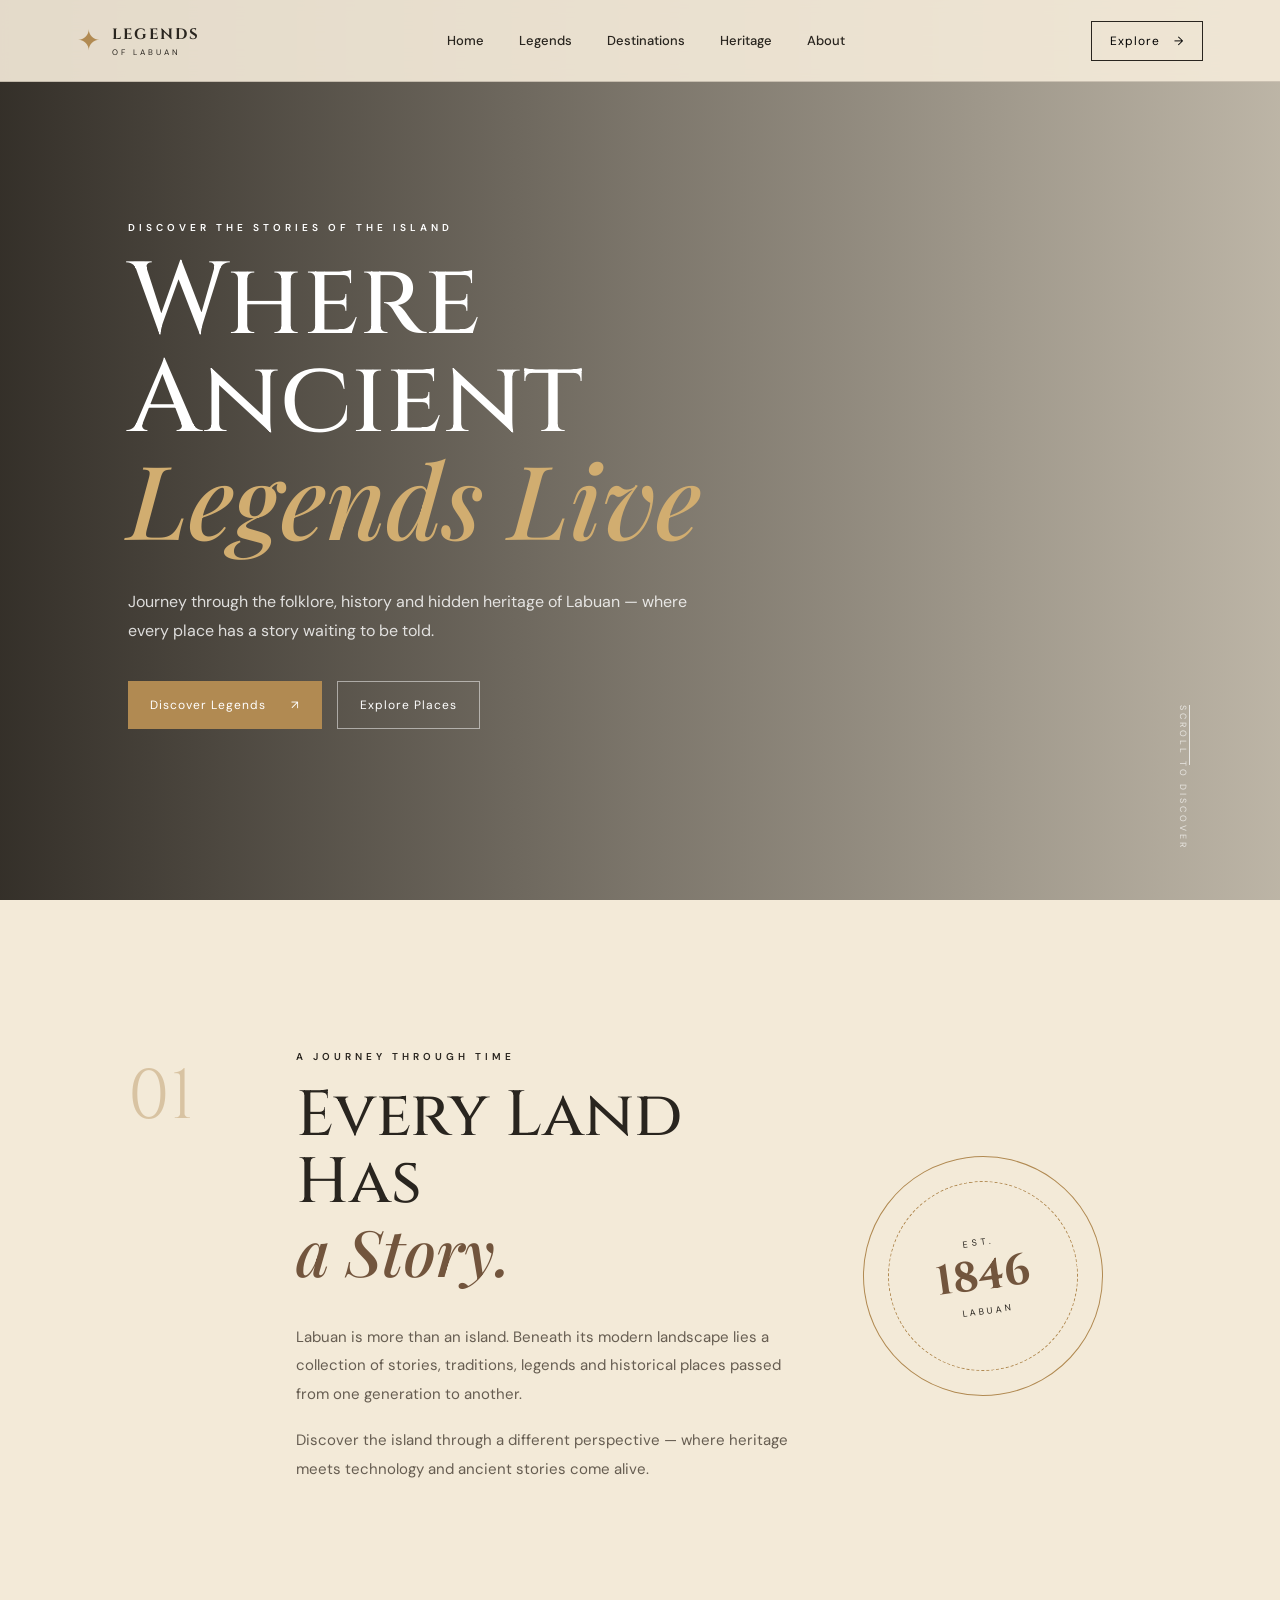
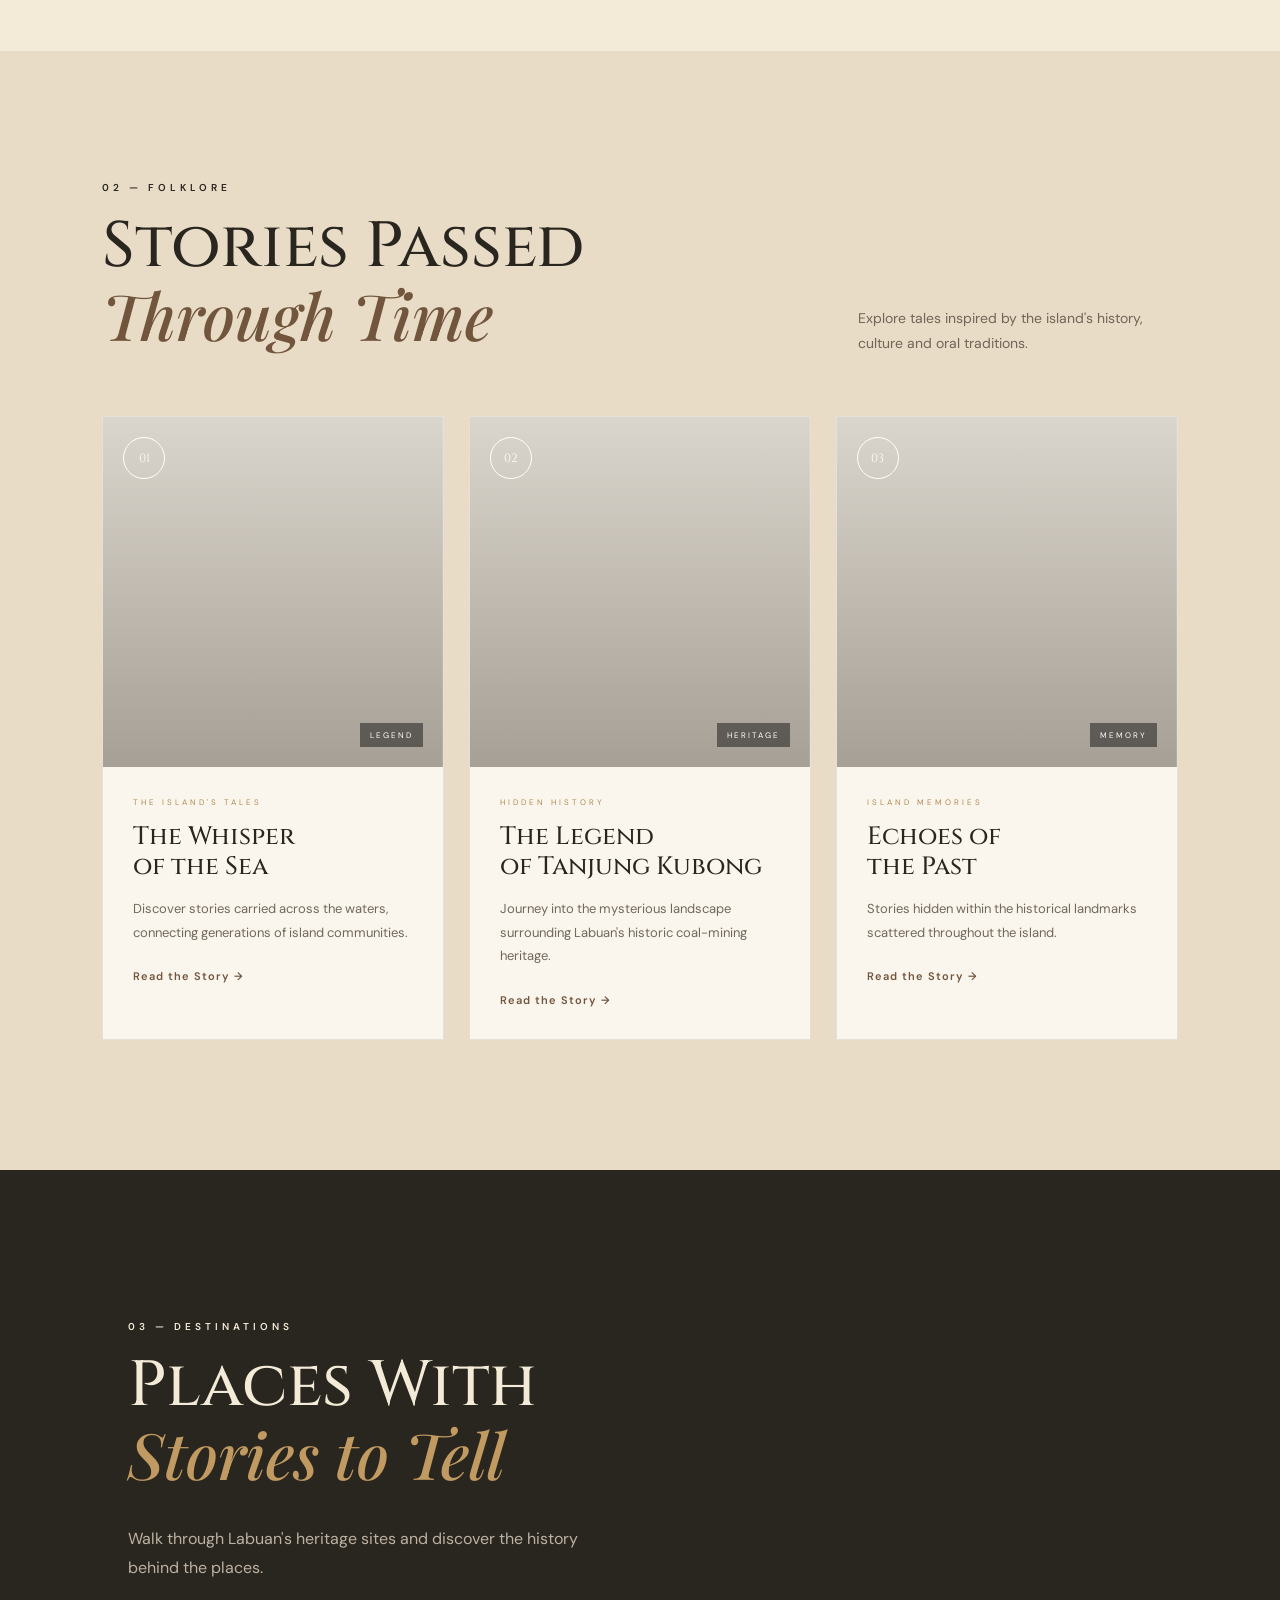
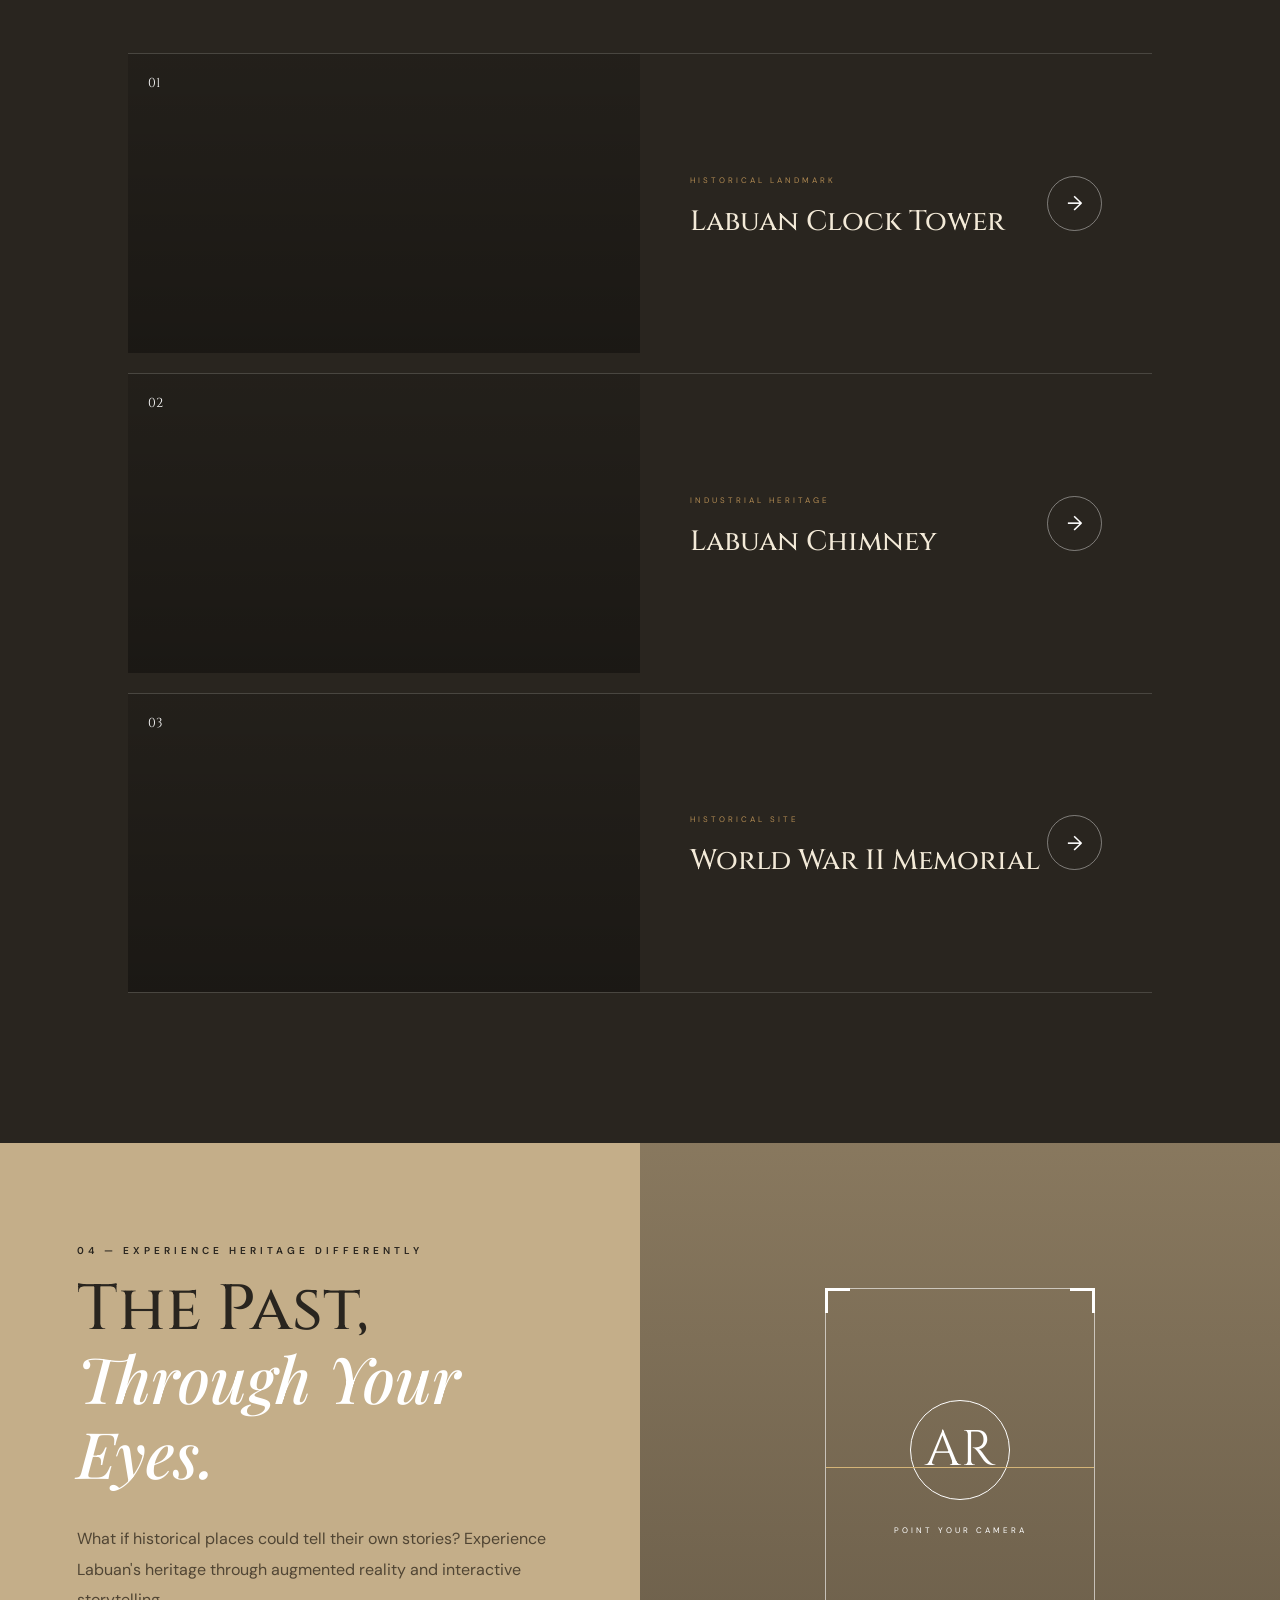
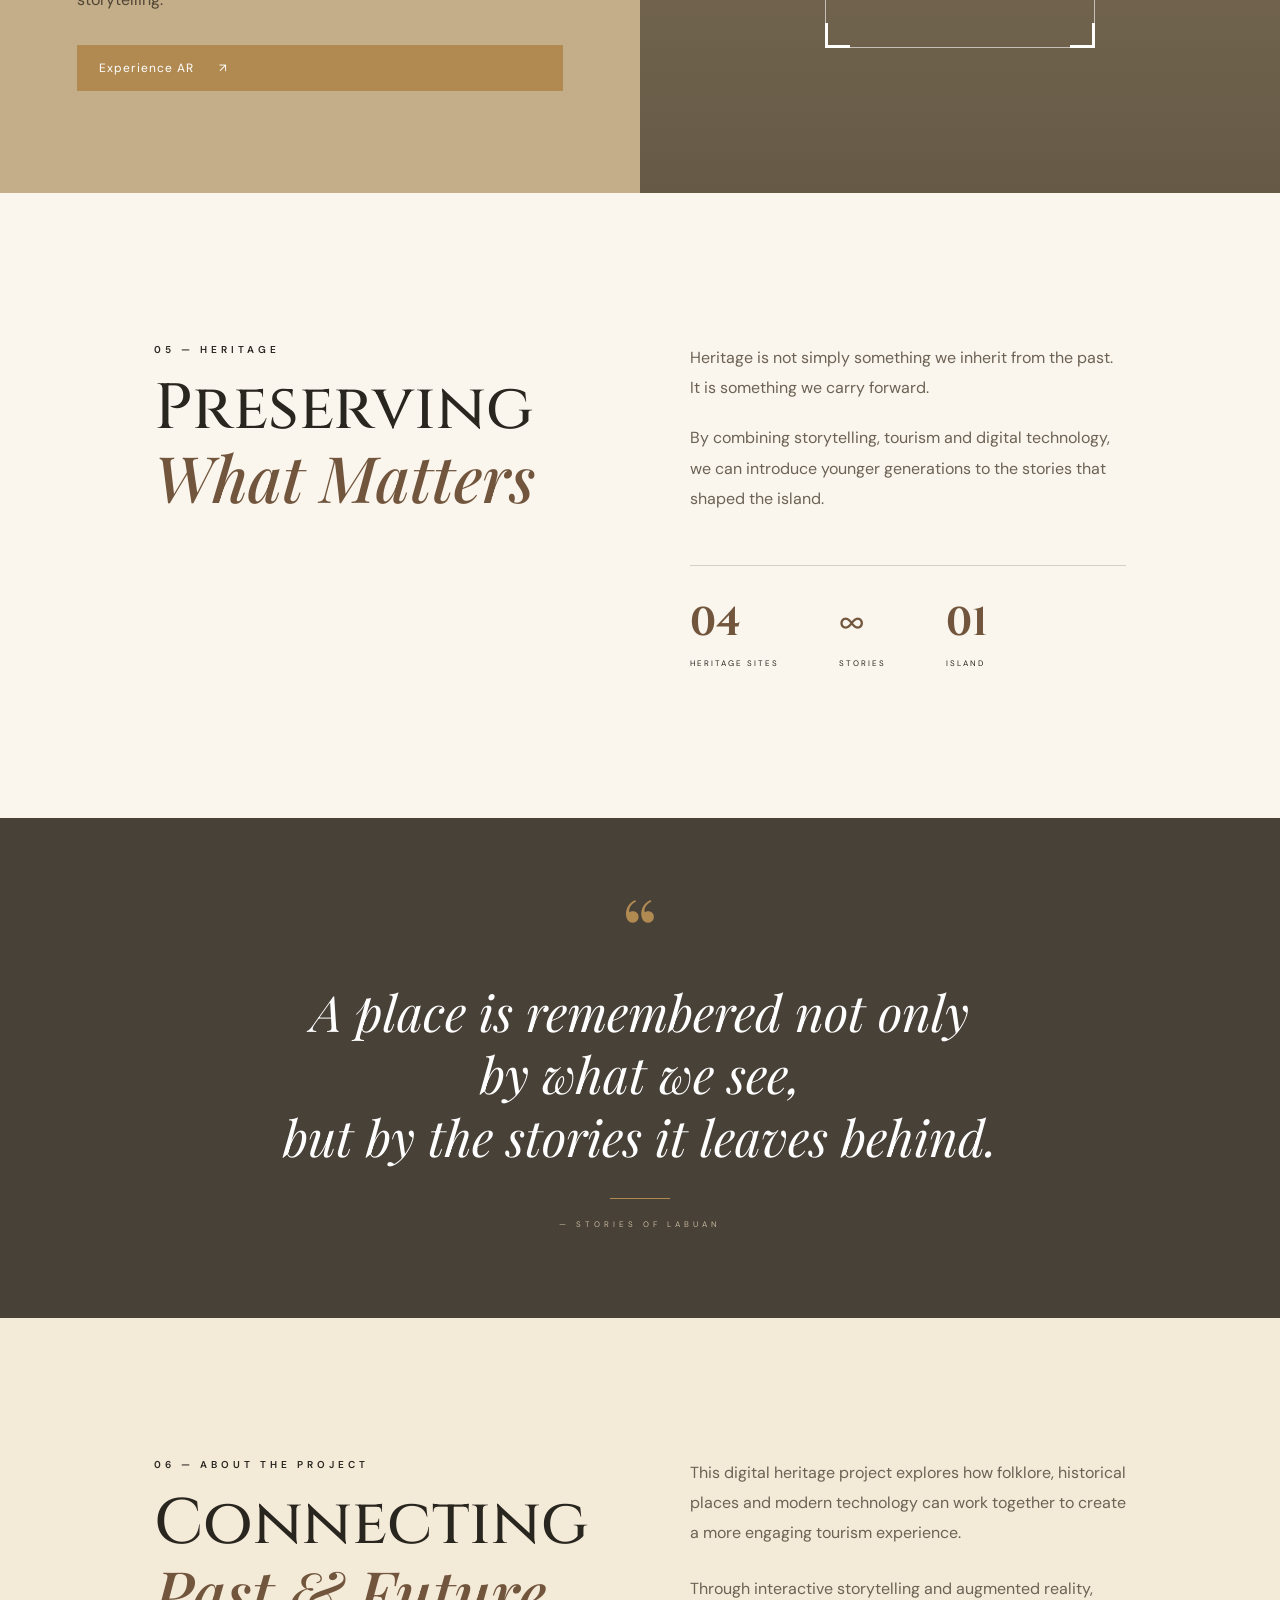
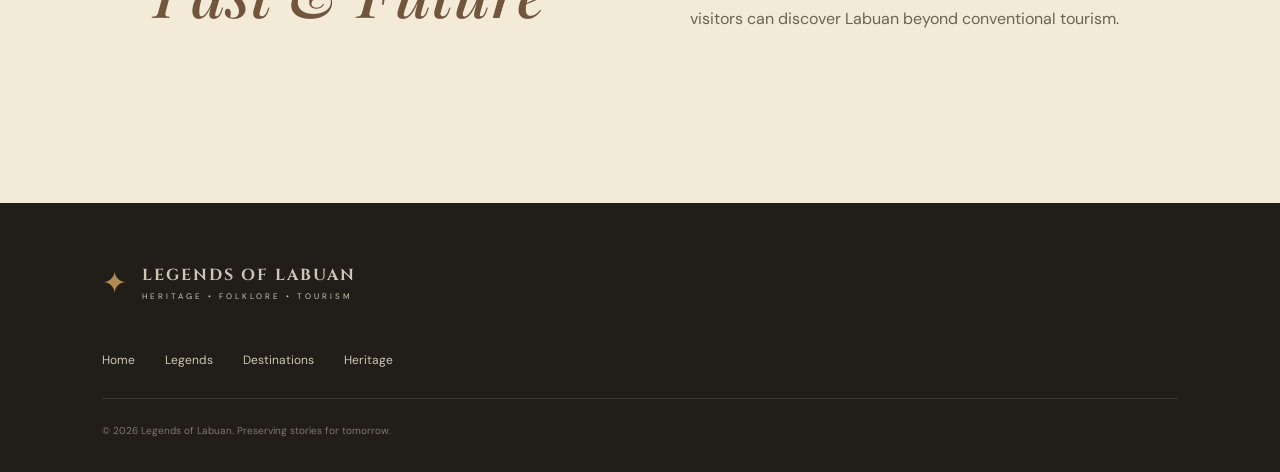
<file: index.html>
<!DOCTYPE html>
<html lang="en">
<head>
    <meta charset="UTF-8">
    <meta name="viewport" content="width=device-width, initial-scale=1.0">

    <title>Legends of Labuan | Heritage & Folklore</title>

    <link rel="preconnect" href="https://fonts.googleapis.com">
    <link rel="preconnect" href="https://fonts.gstatic.com" crossorigin>

    <link href="https://fonts.googleapis.com/css2?family=Cinzel:wght@400;500;600;700&family=DM+Sans:wght@300;400;500;600&family=Playfair+Display:ital,wght@0,400;0,500;1,400&display=swap" rel="stylesheet">

    <link rel="stylesheet" href="style.css">
</head>

<body>

<!-- ================= NAVIGATION ================= -->

<header class="navbar">

    <div class="logo">
        <span class="logo-symbol">✦</span>
        <div>
            <strong>LEGENDS</strong>
            <small>OF LABUAN</small>
        </div>
    </div>

    <nav>
        <a href="#home">Home</a>
        <a href="#legends">Legends</a>
        <a href="#destinations">Destinations</a>
        <a href="#heritage">Heritage</a>
        <a href="#about">About</a>
    </nav>

    <button class="explore-btn" onclick="scrollToSection('legends')">
        Explore
        <span>→</span>
    </button>

    <button class="menu-btn" onclick="toggleMenu()">☰</button>

</header>


<!-- ================= HERO ================= -->

<section id="home" class="hero">

    <div class="hero-overlay"></div>

    <div class="hero-content">

        <p class="eyebrow">
            DISCOVER THE STORIES OF THE ISLAND
        </p>

        <h1>
            Where Ancient<br>
            <span>Legends Live</span>
        </h1>

        <p class="hero-description">
            Journey through the folklore, history and hidden heritage
            of Labuan — where every place has a story waiting to be told.
        </p>

        <div class="hero-buttons">

            <button class="primary-btn" onclick="scrollToSection('legends')">
                Discover Legends
                <span>↗</span>
            </button>

            <button class="secondary-btn" onclick="scrollToSection('destinations')">
                Explore Places
            </button>

        </div>

    </div>

    <div class="scroll-indicator">
        <span></span>
        SCROLL TO DISCOVER
    </div>

</section>


<!-- ================= INTRO ================= -->

<section class="intro">

    <div class="section-number">01</div>

    <div class="intro-content">

        <p class="eyebrow">A JOURNEY THROUGH TIME</p>

        <h2>
            Every Land Has<br>
            <em>a Story.</em>
        </h2>

        <p>
            Labuan is more than an island. Beneath its modern landscape
            lies a collection of stories, traditions, legends and historical
            places passed from one generation to another.
        </p>

        <p>
            Discover the island through a different perspective —
            where heritage meets technology and ancient stories come alive.
        </p>

    </div>

    <div class="intro-decoration">
        <div class="circle"></div>
        <span>EST.</span>
        <strong>1846</strong>
        <small>LABUAN</small>
    </div>

</section>


<!-- ================= LEGENDS ================= -->

<section id="legends" class="legends-section">

    <div class="section-header">

        <div>
            <p class="eyebrow">02 — FOLKLORE</p>

            <h2>
                Stories Passed<br>
                <em>Through Time</em>
            </h2>
        </div>

        <p class="section-intro">
            Explore tales inspired by the island's history,
            culture and oral traditions.
        </p>

    </div>


    <div class="legend-grid">

        <!-- CARD 1 -->

        <article class="legend-card">

            <div class="card-image legend-one">

                <div class="card-number">01</div>

                <div class="card-tag">
                    LEGEND
                </div>

            </div>

            <div class="card-content">

                <p class="card-category">THE ISLAND'S TALES</p>

                <h3>
                    The Whisper<br>
                    of the Sea
                </h3>

                <p>
                    Discover stories carried across the waters,
                    connecting generations of island communities.
                </p>

                <button onclick="openStory('sea')">
                    Read the Story →
                </button>

            </div>

        </article>


        <!-- CARD 2 -->

        <article class="legend-card featured">

            <div class="card-image legend-two">

                <div class="card-number">02</div>

                <div class="card-tag">
                    HERITAGE
                </div>

            </div>

            <div class="card-content">

                <p class="card-category">HIDDEN HISTORY</p>

                <h3>
                    The Legend<br>
                    of Tanjung Kubong
                </h3>

                <p>
                    Journey into the mysterious landscape surrounding
                    Labuan's historic coal-mining heritage.
                </p>

                <button onclick="openStory('kubong')">
                    Read the Story →
                </button>

            </div>

        </article>


        <!-- CARD 3 -->

        <article class="legend-card">

            <div class="card-image legend-three">

                <div class="card-number">03</div>

                <div class="card-tag">
                    MEMORY
                </div>

            </div>

            <div class="card-content">

                <p class="card-category">ISLAND MEMORIES</p>

                <h3>
                    Echoes of<br>
                    the Past
                </h3>

                <p>
                    Stories hidden within the historical landmarks
                    scattered throughout the island.
                </p>

                <button onclick="openStory('echoes')">
                    Read the Story →
                </button>

            </div>

        </article>

    </div>

</section>


<!-- ================= DESTINATIONS ================= -->

<section id="destinations" class="destinations">

    <div class="destination-heading">

        <p class="eyebrow">03 — DESTINATIONS</p>

        <h2>
            Places With<br>
            <em>Stories to Tell</em>
        </h2>

        <p>
            Walk through Labuan's heritage sites and discover
            the history behind the places.
        </p>

    </div>


    <div class="destination-list">

        <article class="destination">

            <div class="destination-image image-clock">
                <span>01</span>
            </div>

            <div class="destination-info">

                <div>
                    <small>HISTORICAL LANDMARK</small>
                    <h3>Labuan Clock Tower</h3>
                </div>

                <button onclick="showPlace('clock')">
                    →
                </button>

            </div>

        </article>


        <article class="destination">

            <div class="destination-image image-chimney">
                <span>02</span>
            </div>

            <div class="destination-info">

                <div>
                    <small>INDUSTRIAL HERITAGE</small>
                    <h3>Labuan Chimney</h3>
                </div>

                <button onclick="showPlace('chimney')">
                    →
                </button>

            </div>

        </article>


        <article class="destination">

            <div class="destination-image image-memorial">
                <span>03</span>
            </div>

            <div class="destination-info">

                <div>
                    <small>HISTORICAL SITE</small>
                    <h3>World War II Memorial</h3>
                </div>

                <button onclick="showPlace('memorial')">
                    →
                </button>

            </div>

        </article>

    </div>

</section>


<!-- ================= AR EXPERIENCE ================= -->

<section class="ar-section">

    <div class="ar-content">

        <p class="eyebrow">04 — EXPERIENCE HERITAGE DIFFERENTLY</p>

        <h2>
            The Past,<br>
            <em>Through Your Eyes.</em>
        </h2>

        <p>
            What if historical places could tell their own stories?
            Experience Labuan's heritage through augmented reality
            and interactive storytelling.
        </p>

       <a href="https://shimmering-basbousa-8eaaf2.netlify.app/"
   			target="_blank"
   			rel="noopener noreferrer"
   			class="primary-btn">
   			Experience AR
    <span>↗</span>
	</a>

    </div>

    <div class="ar-visual">

        <div class="ar-frame">

            <div class="scan-line"></div>

            <span class="ar-corner top-left"></span>
            <span class="ar-corner top-right"></span>
            <span class="ar-corner bottom-left"></span>
            <span class="ar-corner bottom-right"></span>

            <div class="ar-icon">
                AR
            </div>

            <p>POINT YOUR CAMERA</p>

        </div>

    </div>

</section>


<!-- ================= HERITAGE ================= -->

<section id="heritage" class="heritage">

    <div class="heritage-title">

        <p class="eyebrow">05 — HERITAGE</p>

        <h2>
            Preserving<br>
            <em>What Matters</em>
        </h2>

    </div>

    <div class="heritage-text">

        <p>
            Heritage is not simply something we inherit from the past.
            It is something we carry forward.
        </p>

        <p>
            By combining storytelling, tourism and digital technology,
            we can introduce younger generations to the stories that
            shaped the island.
        </p>

        <div class="heritage-stats">

            <div>
                <strong>04</strong>
                <span>HERITAGE SITES</span>
            </div>

            <div>
                <strong>∞</strong>
                <span>STORIES</span>
            </div>

            <div>
                <strong>01</strong>
                <span>ISLAND</span>
            </div>

        </div>

    </div>

</section>


<!-- ================= QUOTE ================= -->

<section class="quote-section">

    <div class="quote-mark">“</div>

    <blockquote>
        A place is remembered not only<br>
        by what we see,<br>
        but by the stories it leaves behind.
    </blockquote>

    <div class="quote-line"></div>

    <p>— STORIES OF LABUAN</p>

</section>


<!-- ================= ABOUT ================= -->

<section id="about" class="about">

    <div>

        <p class="eyebrow">06 — ABOUT THE PROJECT</p>

        <h2>
            Connecting<br>
            <em>Past & Future</em>
        </h2>

    </div>

    <div class="about-text">

        <p>
            This digital heritage project explores how folklore,
            historical places and modern technology can work together
            to create a more engaging tourism experience.
        </p>

        <p>
            Through interactive storytelling and augmented reality,
            visitors can discover Labuan beyond conventional tourism.
        </p>

    </div>

</section>


<!-- ================= FOOTER ================= -->

<footer>

    <div class="footer-logo">

        <span>✦</span>

        <div>
            <strong>LEGENDS OF LABUAN</strong>
            <small>HERITAGE • FOLKLORE • TOURISM</small>
        </div>

    </div>

    <div class="footer-links">

        <a href="#home">Home</a>
        <a href="#legends">Legends</a>
        <a href="#destinations">Destinations</a>
        <a href="#heritage">Heritage</a>

    </div>

    <p>
        © 2026 Legends of Labuan. Preserving stories for tomorrow.
    </p>

</footer>


<!-- ================= STORY MODAL ================= -->

<div id="storyModal" class="modal">

    <div class="modal-content">

        <button class="close-modal" onclick="closeModal()">×</button>

        <p class="eyebrow">FOLKLORE</p>

        <h2 id="modalTitle">
            The Whisper of the Sea
        </h2>

        <div class="modal-divider"></div>

        <p id="modalText">
            Stories have travelled across Labuan's waters for generations,
            carried by fishermen, travellers and families.
        </p>

        <button class="primary-btn" onclick="closeModal()">
            Continue Exploring
        </button>

    </div>

</div>


<script src="script.js"></script>

</body>
</html>
</file>
<file: style.css>
/* =========================================
   GLOBAL
========================================= */

* {
    margin: 0;
    padding: 0;
    box-sizing: border-box;
}

html {
    scroll-behavior: smooth;
}

body {
    background: #f3ead8;
    color: #29251f;
    font-family: "DM Sans", sans-serif;
    overflow-x: hidden;
}

:root {
    --dark: #29251f;
    --brown: #72553d;
    --gold: #b18a52;
    --cream: #f3ead8;
    --light: #faf6ed;
    --line: rgba(41, 37, 31, 0.18);
}

button {
    font-family: inherit;
    cursor: pointer;
}

a {
    text-decoration: none;
    color: inherit;
}


/* =========================================
   NAVBAR
========================================= */

.navbar {
    position: fixed;
    top: 0;
    left: 0;

    width: 100%;
    height: 82px;

    display: flex;
    align-items: center;
    justify-content: space-between;

    padding: 0 6%;

    background: rgba(243, 234, 216, 0.92);
    backdrop-filter: blur(15px);

    z-index: 1000;

    border-bottom: 1px solid var(--line);
}

.logo {
    display: flex;
    align-items: center;
    gap: 12px;
}

.logo-symbol {
    font-size: 28px;
    color: var(--gold);
}

.logo strong {
    display: block;

    font-family: "Cinzel", serif;
    font-size: 15px;
    letter-spacing: 2px;
}

.logo small {
    display: block;

    font-size: 8px;
    letter-spacing: 3px;
    margin-top: 2px;
}

.navbar nav {
    display: flex;
    gap: 35px;
}

.navbar nav a {
    position: relative;

    font-size: 13px;
    font-weight: 500;
}

.navbar nav a::after {
    content: "";

    position: absolute;
    bottom: -7px;
    left: 0;

    width: 0;
    height: 1px;

    background: var(--gold);

    transition: 0.3s;
}

.navbar nav a:hover::after {
    width: 100%;
}

.explore-btn {
    padding: 11px 18px;

    background: transparent;
    border: 1px solid var(--dark);

    font-size: 12px;
    letter-spacing: 1px;

    transition: 0.3s;
}

.explore-btn span {
    margin-left: 10px;
}

.explore-btn:hover {
    background: var(--dark);
    color: var(--cream);
}

.menu-btn {
    display: none;

    border: none;
    background: none;

    font-size: 24px;
}


/* =========================================
   HERO
========================================= */

.hero {
    position: relative;

    min-height: 100vh;

    display: flex;
    align-items: center;

    padding: 130px 10% 80px;

    background:
        linear-gradient(
            90deg,
            rgba(26, 22, 17, 0.88),
            rgba(26, 22, 17, 0.55),
            rgba(26, 22, 17, 0.25)
        ),
        url("https://images.unsplash.com/photo-1500534623283-312aade485b7?auto=format&fit=crop&w=2000&q=85");

    background-size: cover;
    background-position: center;
    background-attachment: fixed;

    color: white;
}

.hero-content {
    position: relative;
    max-width: 760px;

    z-index: 2;

    animation: heroReveal 1.2s ease;
}

@keyframes heroReveal {

    from {
        opacity: 0;
        transform: translateY(35px);
    }

    to {
        opacity: 1;
        transform: translateY(0);
    }

}

.eyebrow {
    font-size: 10px;
    letter-spacing: 4px;
    font-weight: 600;

    margin-bottom: 20px;
}

.hero h1 {
    font-family: "Cinzel", serif;

    font-size: clamp(55px, 8vw, 110px);

    line-height: 0.95;

    font-weight: 500;

    margin-bottom: 30px;
}

.hero h1 span {
    color: #d1ad70;
    font-family: "Playfair Display", serif;
    font-style: italic;
}

.hero-description {
    max-width: 560px;

    line-height: 1.8;

    font-size: 16px;

    color: rgba(255,255,255,0.82);

    margin-bottom: 35px;
}

.hero-buttons {
    display: flex;
    gap: 15px;
}

.primary-btn {
    display: inline-flex;
    align-items: center;
    gap: 25px;

    padding: 15px 22px;

    border: none;

    background: var(--gold);
    color: white;

    font-size: 12px;
    letter-spacing: 1px;

    transition: 0.3s;
}

.primary-btn:hover {
    background: #806337;
    transform: translateY(-3px);
}

.secondary-btn {
    padding: 15px 22px;

    background: transparent;

    color: white;

    border: 1px solid rgba(255,255,255,0.5);

    font-size: 12px;
    letter-spacing: 1px;

    transition: 0.3s;
}

.secondary-btn:hover {
    background: white;
    color: var(--dark);
}

.scroll-indicator {
    position: absolute;

    right: 7%;
    bottom: 50px;

    writing-mode: vertical-rl;

    font-size: 9px;
    letter-spacing: 3px;

    opacity: 0.7;
}

.scroll-indicator span {
    display: block;

    width: 1px;
    height: 60px;

    background: white;

    margin-bottom: 15px;
}


/* =========================================
   INTRO
========================================= */

.intro {
    position: relative;

    display: grid;
    grid-template-columns: 0.3fr 1.4fr 0.8fr;

    gap: 60px;

    padding: 150px 10%;

    background: var(--cream);
}

.section-number {
    font-family: "Cinzel", serif;

    font-size: 70px;

    color: var(--gold);

    opacity: 0.4;
}

.intro-content {
    max-width: 600px;
}

.intro-content h2,
.destination-heading h2,
.heritage-title h2,
.about h2 {
    font-family: "Cinzel", serif;

    font-weight: 500;

    font-size: clamp(40px, 5vw, 65px);

    line-height: 1.05;

    margin-bottom: 30px;
}

.intro-content h2 em,
.destination-heading h2 em,
.heritage-title h2 em,
.about h2 em {
    font-family: "Playfair Display", serif;

    color: var(--brown);
}

.intro-content > p:not(.eyebrow) {
    font-size: 15px;

    line-height: 1.9;

    color: #665d51;

    margin-bottom: 18px;
}

.intro-decoration {
    align-self: center;

    width: 240px;
    height: 240px;

    border: 1px solid var(--gold);

    border-radius: 50%;

    display: flex;
    flex-direction: column;

    align-items: center;
    justify-content: center;

    transform: rotate(-8deg);
}

.intro-decoration .circle {
    position: absolute;

    width: 190px;
    height: 190px;

    border: 1px dashed var(--gold);

    border-radius: 50%;
}

.intro-decoration span {
    font-size: 9px;
    letter-spacing: 4px;
}

.intro-decoration strong {
    font-family: "Cinzel", serif;

    font-size: 42px;

    color: var(--brown);
}

.intro-decoration small {
    font-size: 9px;
    letter-spacing: 3px;
}


/* =========================================
   LEGENDS
========================================= */

.legends-section {
    padding: 130px 8%;

    background: #e8dcc6;
}

.section-header {
    display: flex;

    justify-content: space-between;
    align-items: end;

    margin-bottom: 60px;
}

.section-header h2 {
    font-family: "Cinzel", serif;

    font-size: clamp(40px, 5vw, 65px);

    line-height: 1.05;

    font-weight: 500;
}

.section-header h2 em {
    font-family: "Playfair Display", serif;
    color: var(--brown);
}

.section-intro {
    max-width: 320px;

    line-height: 1.8;

    font-size: 14px;

    color: #706557;
}

.legend-grid {
    display: grid;

    grid-template-columns: repeat(3, 1fr);

    gap: 25px;
}

.legend-card {
    background: var(--light);

    transition: 0.5s;

    border: 1px solid rgba(41,37,31,0.1);
}

.legend-card:hover {
    transform: translateY(-10px);
    box-shadow: 0 25px 50px rgba(40,30,20,0.12);
}

.card-image {
    height: 350px;

    position: relative;

    background-size: cover;
    background-position: center;
}

.legend-one {
    background-image:
        linear-gradient(rgba(40,30,20,.15),rgba(40,30,20,.4)),
        url("https://images.unsplash.com/photo-1510414842594-a61c69b5ae57?auto=format&fit=crop&w=1000&q=80");
}

.legend-two {
    background-image:
        linear-gradient(rgba(40,30,20,.15),rgba(40,30,20,.4)),
        url("https://images.unsplash.com/photo-1519681393784-d120267933ba?auto=format&fit=crop&w=1000&q=80");
}

.legend-three {
    background-image:
        linear-gradient(rgba(40,30,20,.15),rgba(40,30,20,.4)),
        url("https://images.unsplash.com/photo-1464822759023-fed622ff2c3b?auto=format&fit=crop&w=1000&q=80");
}

.card-number {
    position: absolute;

    top: 20px;
    left: 20px;

    width: 42px;
    height: 42px;

    border: 1px solid white;

    border-radius: 50%;

    color: white;

    display: flex;
    align-items: center;
    justify-content: center;

    font-family: "Cinzel", serif;
    font-size: 12px;
}

.card-tag {
    position: absolute;

    right: 20px;
    bottom: 20px;

    background: rgba(0,0,0,.45);

    color: white;

    padding: 7px 10px;

    font-size: 8px;

    letter-spacing: 2px;
}

.card-content {
    padding: 30px;
}

.card-category {
    font-size: 8px;

    letter-spacing: 3px;

    color: var(--gold);

    margin-bottom: 15px;
}

.card-content h3 {
    font-family: "Cinzel", serif;

    font-size: 25px;

    line-height: 1.2;

    font-weight: 500;

    margin-bottom: 15px;
}

.card-content p:not(.card-category) {
    color: #71685c;

    font-size: 13px;

    line-height: 1.8;

    margin-bottom: 20px;
}

.card-content button {
    border: none;

    background: none;

    color: var(--brown);

    font-size: 11px;

    font-weight: 600;

    letter-spacing: 1px;
}


/* =========================================
   DESTINATIONS
========================================= */

.destinations {
    padding: 150px 10%;

    background: var(--dark);

    color: var(--cream);
}

.destination-heading {
    max-width: 600px;

    margin-bottom: 70px;
}

.destination-heading h2 {
    color: var(--cream);
}

.destination-heading h2 em {
    color: #c09a60;
}

.destination-heading > p:last-child {
    max-width: 450px;

    color: #bdb2a2;

    line-height: 1.8;
}

.destination-list {
    display: grid;

    gap: 20px;
}

.destination {
    display: grid;

    grid-template-columns: 1fr 1fr;

    min-height: 300px;

    border-top: 1px solid rgba(255,255,255,.15);

    transition: 0.4s;
}

.destination:last-child {
    border-bottom: 1px solid rgba(255,255,255,.15);
}

.destination:hover {
    padding-left: 15px;
}

.destination-image {
    position: relative;

    background-size: cover;
    background-position: center;
}

.image-clock {
    background-image:
        linear-gradient(rgba(0,0,0,.15),rgba(0,0,0,.35)),
        url("https://images.unsplash.com/photo-1564510714747-69c3bc1fab41?auto=format&fit=crop&w=1000&q=80");
}

.image-chimney {
    background-image:
        linear-gradient(rgba(0,0,0,.15),rgba(0,0,0,.35)),
        url("https://images.unsplash.com/photo-1500530855697-b586d89ba3ee?auto=format&fit=crop&w=1000&q=80");
}

.image-memorial {
    background-image:
        linear-gradient(rgba(0,0,0,.15),rgba(0,0,0,.35)),
        url("https://images.unsplash.com/photo-1511497584788-876760111969?auto=format&fit=crop&w=1000&q=80");
}

.destination-image span {
    position: absolute;

    top: 20px;
    left: 20px;

    font-family: "Cinzel", serif;

    font-size: 13px;

    color: white;
}

.destination-info {
    display: flex;

    align-items: center;
    justify-content: space-between;

    padding: 50px;
}

.destination-info small {
    color: var(--gold);

    font-size: 8px;

    letter-spacing: 3px;
}

.destination-info h3 {
    font-family: "Cinzel", serif;

    font-size: 28px;

    font-weight: 500;

    margin-top: 15px;
}

.destination-info button {
    width: 55px;
    height: 55px;

    border-radius: 50%;

    border: 1px solid rgba(255,255,255,.4);

    background: transparent;

    color: white;

    font-size: 20px;

    transition: 0.3s;
}

.destination-info button:hover {
    background: var(--gold);
    border-color: var(--gold);
}


/* =========================================
   AR SECTION
========================================= */

.ar-section {
    display: grid;

    grid-template-columns: 1fr 1fr;

    min-height: 650px;

    background: #c4ae89;
}

.ar-content {
    padding: 100px 12%;

    display: flex;
    flex-direction: column;

    justify-content: center;
}

.ar-content h2 {
    font-family: "Cinzel", serif;

    font-size: clamp(40px, 5vw, 70px);

    font-weight: 500;

    line-height: 1.05;

    margin-bottom: 30px;
}

.ar-content h2 em {
    font-family: "Playfair Display", serif;

    color: white;
}

.ar-content > p:not(.eyebrow) {
    max-width: 470px;

    line-height: 1.9;

    margin-bottom: 30px;

    color: #504534;
}

.ar-visual {
    min-height: 650px;

    background:
        linear-gradient(rgba(25,20,15,.35),rgba(25,20,15,.55)),
        url("https://images.unsplash.com/photo-1524492412937-b28074a5d7da?auto=format&fit=crop&w=1400&q=80");

    background-size: cover;
    background-position: center;

    display: flex;

    align-items: center;
    justify-content: center;
}

.ar-frame {
    position: relative;

    width: 270px;
    height: 360px;

    border: 1px solid rgba(255,255,255,.6);

    display: flex;
    flex-direction: column;

    align-items: center;
    justify-content: center;

    color: white;
}

.ar-icon {
    font-family: "Cinzel", serif;

    font-size: 50px;

    border: 1px solid white;

    width: 100px;
    height: 100px;

    border-radius: 50%;

    display: flex;
    align-items: center;
    justify-content: center;
}

.ar-frame p {
    margin-top: 25px;

    font-size: 8px;

    letter-spacing: 3px;
}

.ar-corner {
    position: absolute;

    width: 25px;
    height: 25px;
}

.top-left {
    top: -1px;
    left: -1px;

    border-top: 3px solid white;
    border-left: 3px solid white;
}

.top-right {
    top: -1px;
    right: -1px;

    border-top: 3px solid white;
    border-right: 3px solid white;
}

.bottom-left {
    bottom: -1px;
    left: -1px;

    border-bottom: 3px solid white;
    border-left: 3px solid white;
}

.bottom-right {
    bottom: -1px;
    right: -1px;

    border-bottom: 3px solid white;
    border-right: 3px solid white;
}

.scan-line {
    position: absolute;

    width: 100%;
    height: 1px;

    background: #d4b477;

    animation: scan 3s infinite ease-in-out;
}

@keyframes scan {

    0%,100% {
        top: 20%;
    }

    50% {
        top: 80%;
    }

}


/* =========================================
   HERITAGE
========================================= */

.heritage {
    display: grid;

    grid-template-columns: 1fr 1fr;

    gap: 100px;

    padding: 150px 12%;

    background: var(--light);
}

.heritage-text {
    max-width: 550px;
}

.heritage-text > p {
    line-height: 1.9;

    color: #6c6255;

    margin-bottom: 20px;
}

.heritage-stats {
    display: flex;

    gap: 60px;

    margin-top: 50px;

    padding-top: 30px;

    border-top: 1px solid var(--line);
}

.heritage-stats strong {
    display: block;

    font-family: "Cinzel", serif;

    font-size: 40px;

    color: var(--brown);
}

.heritage-stats span {
    display: block;

    font-size: 8px;

    letter-spacing: 2px;

    margin-top: 8px;
}


/* =========================================
   QUOTE
========================================= */

.quote-section {
    min-height: 500px;

    display: flex;
    flex-direction: column;

    justify-content: center;
    align-items: center;

    text-align: center;

    padding: 80px 20px;

    background:
        linear-gradient(rgba(34,28,21,.82),rgba(34,28,21,.82)),
        url("https://images.unsplash.com/photo-1511497584788-876760111969?auto=format&fit=crop&w=1800&q=80");

    background-size: cover;
    background-position: center;

    color: white;
}

.quote-mark {
    font-family: "Playfair Display", serif;

    color: var(--gold);

    font-size: 90px;

    line-height: .5;
}

blockquote {
    font-family: "Playfair Display", serif;

    font-style: italic;

    font-size: clamp(27px,4vw,50px);

    line-height: 1.25;

    margin: 30px 0;
}

.quote-line {
    width: 60px;

    height: 1px;

    background: var(--gold);

    margin-bottom: 20px;
}

.quote-section p:last-child {
    font-size: 8px;

    letter-spacing: 4px;

    color: #c5b69e;
}


/* =========================================
   ABOUT
========================================= */

.about {
    display: grid;

    grid-template-columns: 1fr 1fr;

    gap: 100px;

    padding: 140px 12%;

    background: var(--cream);
}

.about-text {
    max-width: 550px;
}

.about-text p {
    color: #6d6255;

    line-height: 1.9;

    margin-bottom: 25px;
}


/* =========================================
   FOOTER
========================================= */

footer {
    background: #211d18;

    color: #cfc5b4;

    padding: 60px 8% 35px;
}

.footer-logo {
    display: flex;

    align-items: center;

    gap: 15px;

    margin-bottom: 50px;
}

.footer-logo > span {
    font-size: 30px;

    color: var(--gold);
}

.footer-logo strong {
    display: block;

    font-family: "Cinzel", serif;

    letter-spacing: 2px;
}

.footer-logo small {
    display: block;

    font-size: 8px;

    letter-spacing: 3px;

    margin-top: 5px;
}

.footer-links {
    display: flex;

    gap: 30px;

    padding-bottom: 30px;

    border-bottom: 1px solid rgba(255,255,255,.1);
}

.footer-links a {
    font-size: 12px;

    transition: .3s;
}

.footer-links a:hover {
    color: var(--gold);
}

footer > p {
    margin-top: 25px;

    font-size: 10px;

    color: #81786c;
}


/* =========================================
   MODAL
========================================= */

.modal {
    position: fixed;

    inset: 0;

    background: rgba(20,17,13,.8);

    backdrop-filter: blur(8px);

    display: none;

    align-items: center;
    justify-content: center;

    padding: 20px;

    z-index: 2000;
}

.modal.active {
    display: flex;
}

.modal-content {
    position: relative;

    max-width: 600px;

    width: 100%;

    padding: 60px;

    background: var(--cream);

    animation: modalOpen .4s ease;
}

@keyframes modalOpen {

    from {
        opacity: 0;
        transform: translateY(30px);
    }

    to {
        opacity: 1;
        transform: translateY(0);
    }

}

.modal-content h2 {
    font-family: "Cinzel", serif;

    font-size: 42px;

    font-weight: 500;

    line-height: 1.1;

    margin-bottom: 25px;
}

.modal-content > p:not(.eyebrow) {
    line-height: 1.9;

    color: #665c50;

    margin-bottom: 30px;
}

.modal-divider {
    width: 50px;

    height: 1px;

    background: var(--gold);

    margin-bottom: 25px;
}

.close-modal {
    position: absolute;

    top: 20px;
    right: 25px;

    border: none;

    background: none;

    font-size: 30px;

    color: var(--dark);
}


/* =========================================
   RESPONSIVE
========================================= */

@media (max-width: 900px) {

    .navbar nav,
    .explore-btn {
        display: none;
    }

    .menu-btn {
        display: block;
    }

    .intro {
        grid-template-columns: 1fr;

        padding: 100px 8%;
    }

    .section-number {
        display: none;
    }

    .intro-decoration {
        margin-top: 30px;
    }

    .legend-grid {
        grid-template-columns: 1fr;
    }

    .section-header {
        flex-direction: column;
        align-items: flex-start;

        gap: 25px;
    }

    .destination {
        grid-template-columns: 1fr;
    }

    .destination-image {
        min-height: 250px;
    }

    .ar-section {
        grid-template-columns: 1fr;
    }

    .ar-visual {
        min-height: 500px;
    }

    .heritage,
    .about {
        grid-template-columns: 1fr;

        gap: 50px;

        padding: 100px 8%;
    }

}


@media (max-width: 600px) {

    .navbar {
        height: 70px;

        padding: 0 5%;
    }

    .hero {
        padding: 120px 7% 70px;

        background-attachment: scroll;
    }

    .hero h1 {
        font-size: 55px;
    }

    .hero-buttons {
        flex-direction: column;

        align-items: flex-start;
    }

    .scroll-indicator {
        display: none;
    }

    .legends-section,
    .destinations {
        padding: 100px 7%;
    }

    .card-image {
        height: 280px;
    }

    .destination-info {
        padding: 30px 15px;
    }

    .destination-info h3 {
        font-size: 22px;
    }

    .ar-content {
        padding: 90px 8%;
    }

    .heritage-stats {
        gap: 25px;
    }

    .heritage-stats strong {
        font-size: 30px;
    }

    .modal-content {
        padding: 40px 25px;
    }

    .modal-content h2 {
        font-size: 32px;
    }

}
</file>
